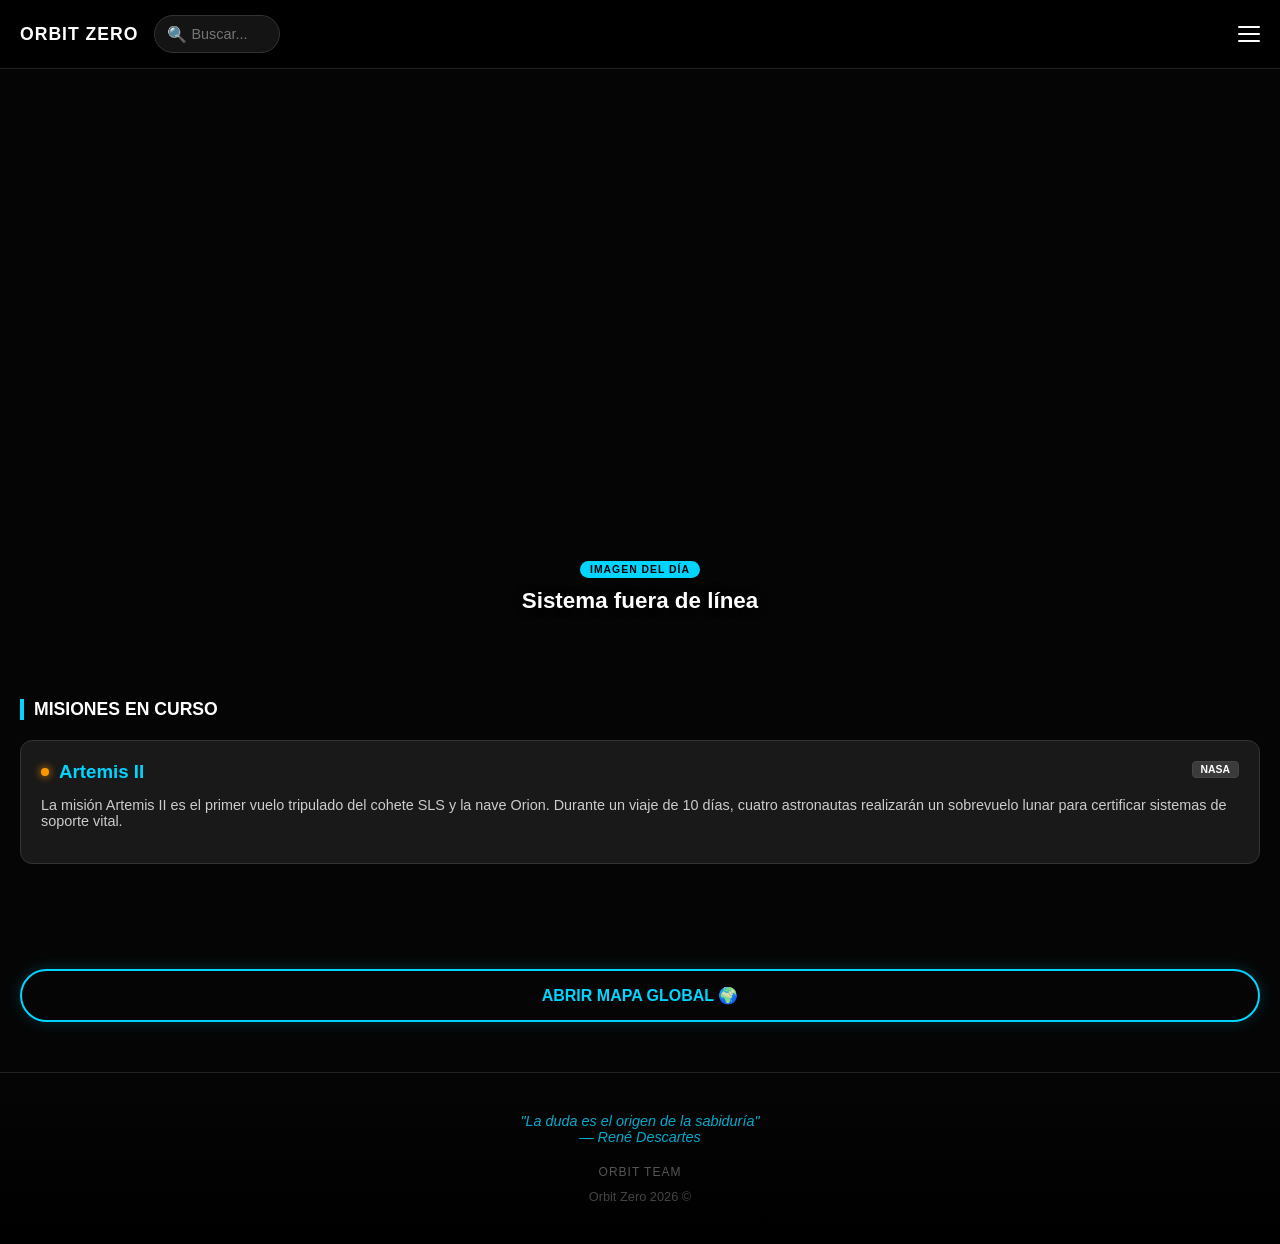
<file: index.html>
<!DOCTYPE html>
<html lang="es">
<head>
    <meta charset="UTF-8">
    <meta name="viewport" content="width=device-width, initial-scale=1.0">
    <title>Orbit Zero</title>
    <link rel="stylesheet" href="css/styles.css">
</head>
<body>

    <nav>
        <div class="nav-left">
            <div class="logo">ORBIT ZERO</div>
            <div class="search-container">
                <div class="search-box">
                    <span class="search-icon" style="color:var(--orbit-blue)">🔍</span>
                    <input type="text" id="mainSearch" placeholder="Buscar..." oninput="showSuggestions()" onkeyup="handleEnter(event)">
                </div>
                <div id="suggestions" class="suggestions-list"></div>
            </div>
        </div>
        <div class="hamburger" onclick="toggleMenu()">
            <span></span><span></span><span></span>
        </div>
    </nav>

        <div class="menu-overlay" id="menuOverlay">
    <a href="index.html" onclick="toggleMenu()">Inicio</a>
    <a href="misiones.html" onclick="toggleMenu()">Misiones</a> <a href="map.html" onclick="toggleMenu()">Mapa</a>
    <a href="live.html" onclick="toggleMenu()">En Vivo</a>
    <hr style="width: 30%; border: 0; border-top: 1px solid #333; margin: 20px 0;">
    <a href="privacidad.html" onclick="toggleMenu()" style="font-size: 1rem; color:#a4a4a4;">Privacidad</a>
</div>

    <header id="apod-section">
        <div class="apod-content">
            <span class="apod-badge">Imagen del día</span>
            <h1 id="apod-title">Conectando...</h1>
        </div>
    </header>

     <div id="active-missions" class="section-container">
        </div>

    <div id="upcoming-missions" class="section-container" style="padding-top: 0;">
        </div>

    <section class="section-container">
        <button class="btn-map" onclick="window.location.href='map.html'">ABRIR MAPA GLOBAL 🌍</button>
    </section>
        <footer>
        <div class="footer-quote">
            "La duda es el origen de la sabiduría"
 <br>— René Descartes
        </div>
        <div class="footer-credits">
            Orbit Team 
        </div>
        <div class="footer-copy">
            Orbit Zero 2026 ©
        </div>
    </footer>
    

    <script>
    // --- 1. VARIABLES GLOBALES ---
    let orbitDB = [];
    const apiKey = 'AvJL8JJyAyffXplHYi0FLQvqcNG6cAo7D4U8U4hd';

    // --- 2. FUNCIONES DE CARGA ---

    // Carga misiones dinámicas (Activas y Próximas) desde missions.json con ruteo inteligente
    async function loadMissionsIndex() {
        try {
            const res = await fetch('missions.json');
            const missions = await res.json();
            const activeBox = document.getElementById('active-missions');
            const upcomingBox = document.getElementById('upcoming-missions');

            // Renderizar "En curso"
            const active = missions.filter(m => m.estado === "en-curso");
            if(active.length > 0) {
                activeBox.innerHTML = `<h2>Misiones en Curso</h2>` + active.map(m => {
                    // Si tiene ficha digital, va a ficha.html, si no, usa su link original
                    const destination = m.ficha_digital ? `ficha.html?id=${m.id}` : m.link;
                    
                    return `
                    <a href="${destination}" class="card">
                        <div class="card-header">
                            <h3 style="margin:0; color:var(--orbit-blue); display:flex; align-items:center;">
                                <span class="status-dot"></span>${m.nombre}
                            </h3>
                            <span class="company-tag">${m.empresa}</span>
                        </div>
                        <p style="font-size:0.9rem; color:#ccc;">${m.descripcion}</p>
                    </a>`;
                }).join('');
            }

            // Renderizar "Próximamente"
            const upcoming = missions.filter(m => m.estado === "proximamente");
            if(upcoming.length > 0) {
                upcomingBox.innerHTML = `<h2>Próximas Misiones</h2>` + upcoming.map(m => {
                    // Aplicamos la misma lógica de destino para las próximas
                    const destination = m.ficha_digital ? `ficha.html?id=${m.id}` : (m.link || '#');
                    
                    return `
                    <div class="card" onclick="window.location.href='${destination}'" style="cursor:pointer;">
                        <div class="card-header">
                            <h3 style="margin:0;">${m.nombre}</h3>
                            <span class="company-tag">${m.empresa}</span>
                        </div>
                        <p style="font-size:0.85rem; color:#aaa;">${m.descripcion}</p>
                    </div>`;
                }).join('');
            }
        } catch (e) { console.error("Fallo en missions.json:", e); }
    }

    // Carga y unifica ambas bases de datos para el buscador
    async function loadDatabase() {
        try {
            const [resOrbit, resMissions] = await Promise.all([
                fetch('orbit-data.json'),
                fetch('missions.json')
            ]);
            const dataOrbit = await resOrbit.json();
            const dataMissions = await resMissions.json();

            // Unificamos cuerpos celestes y misiones en una sola lista de búsqueda
            // Nota: El buscador ahora también encontrará misiones de missions.json
            orbitDB = [...dataOrbit.cuerpos_celestes, ...dataMissions];
            console.log("Base de datos unificada con éxito.");
        } catch (err) { console.error("Error unificando bases de datos:", err); }
    }

    // Obtener Imagen del Día (APOD) de la NASA
    async function getApod() {
        try {
            const response = await fetch(`https://api.nasa.gov/planetary/apod?api_key=${apiKey}`);
            const data = await response.json();
            if(data.media_type !== "image") {
                const fallbackRes = await fetch(`https://api.nasa.gov/planetary/apod?api_key=${apiKey}&date=2026-04-07`);
                const fallbackData = await fallbackRes.json();
                renderData(fallbackData);
            } else { renderData(data); }
        } catch (err) { document.getElementById('apod-title').innerText = "Sistema fuera de línea"; }
    }

    function renderData(data) {
        const section = document.getElementById('apod-section');
        const titleElement = document.getElementById('apod-title');
        section.style.backgroundImage = `url('${data.hdurl || data.url}')`;
        titleElement.innerText = data.title;
    }

    // --- 3. INTERFAZ Y NAVEGACIÓN ---

    function toggleMenu() { document.getElementById('menuOverlay').classList.toggle('active'); }

    function showSuggestions() {
        const input = document.getElementById('mainSearch').value.toLowerCase();
        const list = document.getElementById('suggestions');
        if (input.length < 1) { list.style.display = "none"; return; }
        
        const filtered = orbitDB.filter(item => item.nombre.toLowerCase().includes(input));
        
        if (filtered.length > 0) {
            list.innerHTML = filtered.map(item => {
                // El buscador también respeta si debe ir a ficha o a explorer
                const targetId = item.id;
                const isMissionWithFicha = item.ficha_digital;
                const finalUrl = isMissionWithFicha ? `ficha.html?id=${targetId}` : `explorer.html?id=${targetId}`;

                return `
                <div class="suggestion-item" onclick="window.location.href='${finalUrl}'">
                    ${item.nombre} <span style="font-size:0.7rem; color:gray; float:right;">${item.tipo || item.empresa}</span>
                </div>`;
            }).join('');
            list.style.display = "flex";
        } else { list.style.display = "none"; }
    }

    // Función de respaldo para selección manual si se requiere
    function selectSuggestion(id) { 
        // Buscamos el item en la DB para ver si es ficha o explorer
        const item = orbitDB.find(i => i.id === id);
        const url = (item && item.ficha_digital) ? `ficha.html?id=${id}` : `explorer.html?id=${id}`;
        window.location.href = url;
    }

    function handleEnter(event) {
        if (event.key === "Enter") {
            const query = document.getElementById('mainSearch').value;
            window.location.href = `explorer.html?q=${query}`;
        }
    }

    // Cerrar sugerencias al hacer clic fuera del buscador
    document.addEventListener('click', (e) => {
        if (!e.target.closest('.search-container')) {
            document.getElementById('suggestions').style.display = "none";
        }
    });

    // --- 4. INICIALIZACIÓN ---
    loadMissionsIndex();
    loadDatabase();
    getApod();
</script>
</body>
</html>
</file>
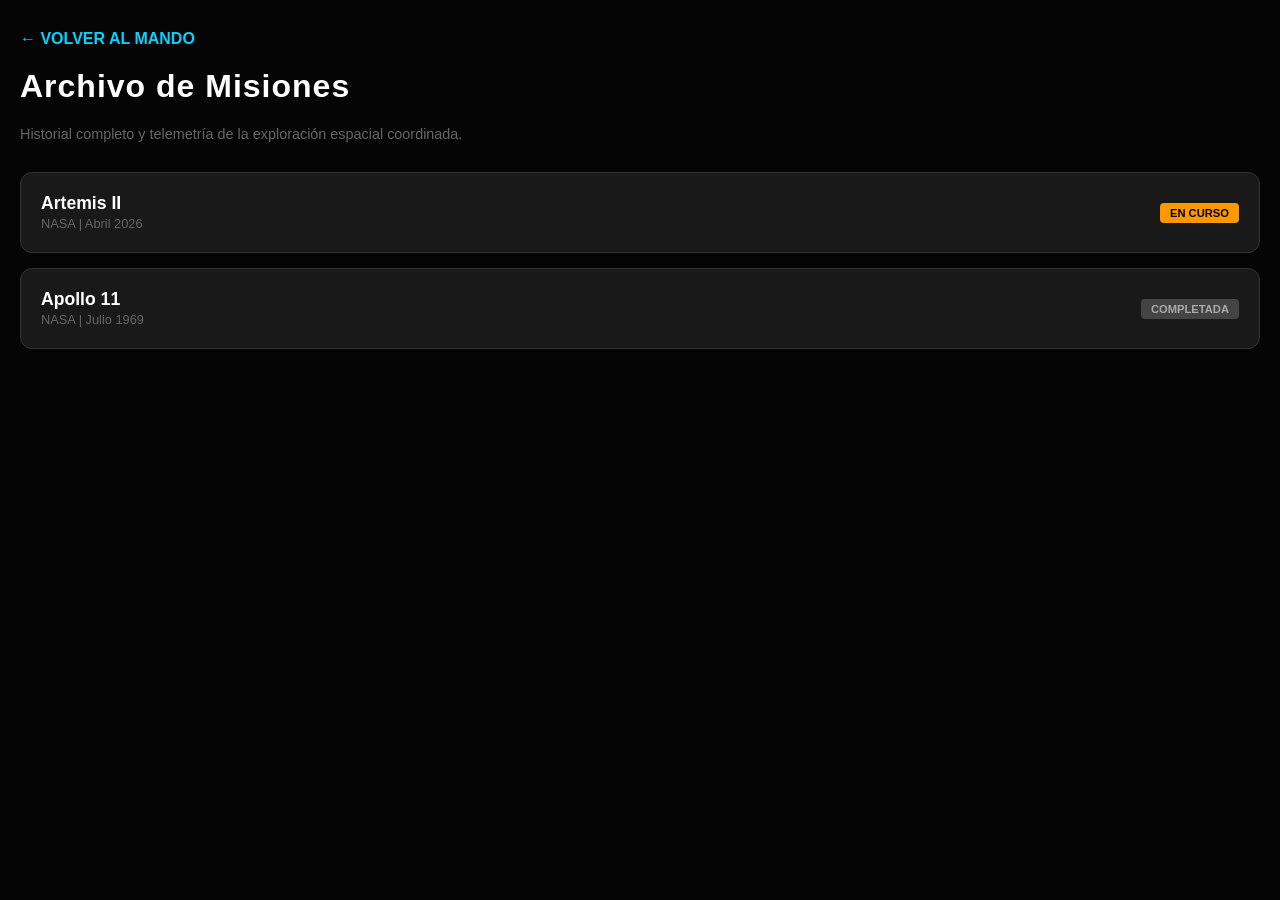
<file: misiones.html>
<!DOCTYPE html>
<html lang="es">
<head>
    <meta charset="UTF-8">
    <meta name="viewport" content="width=device-width, initial-scale=1.0">
    <title>Archivo de Misiones - Orbit Zero</title>
    <link rel="stylesheet" href="css/styles.css">
    <style>
        /* Estilos específicos para el historial */
        .mission-card {
            background: var(--glass);
            border: 1px solid #333;
            border-radius: 12px;
            margin-bottom: 15px;
            overflow: hidden;
            transition: 0.3s;
        }
        .mission-header {
            padding: 20px;
            display: flex;
            justify-content: space-between;
            align-items: center;
            cursor: pointer;
        }
        .mission-header:hover { background: rgba(255,255,255,0.03); }
        
        .mission-content {
            max-height: 0;
            overflow: hidden;
            transition: max-height 0.4s ease-out;
            background: rgba(0,0,0,0.2);
            padding: 0 20px;
        }
        .mission-content.active {
            max-height: 500px; /* Suficiente para el contenido */
            padding: 20px;
            border-top: 1px solid #222;
        }

        .btn-ficha {
            display: inline-block;
            margin-top: 15px;
            padding: 10px 20px;
            background: var(--orbit-blue);
            color: black;
            text-decoration: none;
            border-radius: 5px;
            font-weight: bold;
            font-size: 0.8rem;
            text-transform: uppercase;
        }
        
        .status-tag {
            font-size: 0.7rem;
            padding: 4px 10px;
            border-radius: 4px;
            text-transform: uppercase;
            font-weight: bold;
        }
        .status-completada { background: #444; color: #aaa; }
 /* Estados adicionales */
.status-proximamente { 
    border: 1px solid var(--orbit-blue); 
    color: var(--orbit-blue); 
    box-shadow: 0 0 5px rgba(0, 212, 255, 0.3);
}

.status-fallida { 
    background: #ff4444; 
    color: white; 
    text-shadow: 0 0 5px rgba(0,0,0,0.5);
}

.status-en-curso { 
    background: #ff9800; 
    color: black; 
    animation: pulse-status 2s infinite;
}

@keyframes pulse-status {
    0% { opacity: 1; }
    50% { opacity: 0.7; }
    100% { opacity: 1; }
}

    </style>
</head>
<body>

    <div class="section-container">
        <a href="index.html" style="color:var(--orbit-blue); text-decoration:none; font-weight:bold; transition: 0.3s;" onmouseover="this.style.textShadow='0 0 10px var(--orbit-blue)'" onmouseout="this.style.textShadow='none'">← VOLVER AL MANDO</a>
        
        <h1 style="margin-top:20px; letter-spacing: 1px;">Archivo de Misiones</h1>
        <p style="color: #666; margin-bottom: 30px; font-size: 0.9rem;">Historial completo y telemetría de la exploración espacial coordinada.</p>

        <div id="misiones-lista">
            </div>
    </div>

    <script>
        async function loadMissionsHistory() {
            try {
                const res = await fetch('missions.json');
                const missions = await res.json();
                const container = document.getElementById('misiones-lista');

                container.innerHTML = missions.map(m => {
                    const botonFicha = m.ficha_digital 
                        ? `<a href="ficha.html?id=${m.id}" class="btn-ficha">Ver Ficha Digital Completa</a>` 
                        : '';

                    // --- LÓGICA DE TELEMETRÍA DINÁMICA ---
                    let techPreview = '';
                    if (m.detalles_tecnicos) {
                        // Solo mostramos velocidad si la misión está "en-curso"
                        const showSpeed = (m.estado === "en-curso" && m.detalles_tecnicos.velocidad_actual);
                        
                        techPreview = `
                            <div style="margin-top:15px; display:grid; grid-template-columns: 1fr 1fr; gap:10px; padding:10px; background:rgba(255,255,255,0.03); border-radius:8px; border:1px solid rgba(255,255,255,0.1);">
                                <div style="font-size:0.75rem;">
                                    <span style="color:var(--orbit-blue); display:block; font-weight:bold; text-transform:uppercase; font-size:0.6rem;">Nave / Vehículo</span>
                                    ${m.detalles_tecnicos.nave || 'N/A'}
                                </div>
                                ${showSpeed ? `
                                <div style="font-size:0.75rem;">
                                    <span style="color:#ff9800; display:block; font-weight:bold; text-transform:uppercase; font-size:0.6rem;">Velocidad en tiempo real</span>
                                    ${m.detalles_tecnicos.velocidad_actual}
                                </div>
                                ` : `
                                <div style="font-size:0.75rem;">
                                    <span style="color:#666; display:block; font-weight:bold; text-transform:uppercase; font-size:0.6rem;">Referencia</span>
                                    Misión ${m.estado.replace('-', ' ')}
                                </div>
                                `}
                            </div>
                        `;
                    }

                    return `
                        <div class="mission-card">
                            <div class="mission-header" onclick="toggleDetails(this)">
                                <div>
                                    <h3 style="margin:0; font-size:1.1rem; color:white;">${m.nombre}</h3>
                                    <span style="font-size:0.8rem; color:#666;">${m.empresa} | ${m.fecha}</span>
                                </div>
                                <span class="status-tag status-${m.estado}">${m.estado.replace('-', ' ')}</span>
                            </div>
                            <div class="mission-content">
                                <p style="margin:0; color:#ccc; line-height:1.6; font-size:0.9rem;">${m.descripcion}</p>
                                ${techPreview}
                                ${botonFicha}
                            </div>
                        </div>
                    `;
                }).join('');
            } catch (e) { 
                console.error("Error:", e);
                container.innerHTML = "<p style='color:red;'>Error de conexión con la base de datos.</p>";
            }
        }

        function toggleDetails(element) {
            const content = element.nextElementSibling;
            const allContent = document.querySelectorAll('.mission-content');
            allContent.forEach(item => {
                if (item !== content) item.classList.remove('active');
            });
            content.classList.toggle('active');
        }

        loadMissionsHistory();
    </script>
</body>
</body>
</html>
</file>
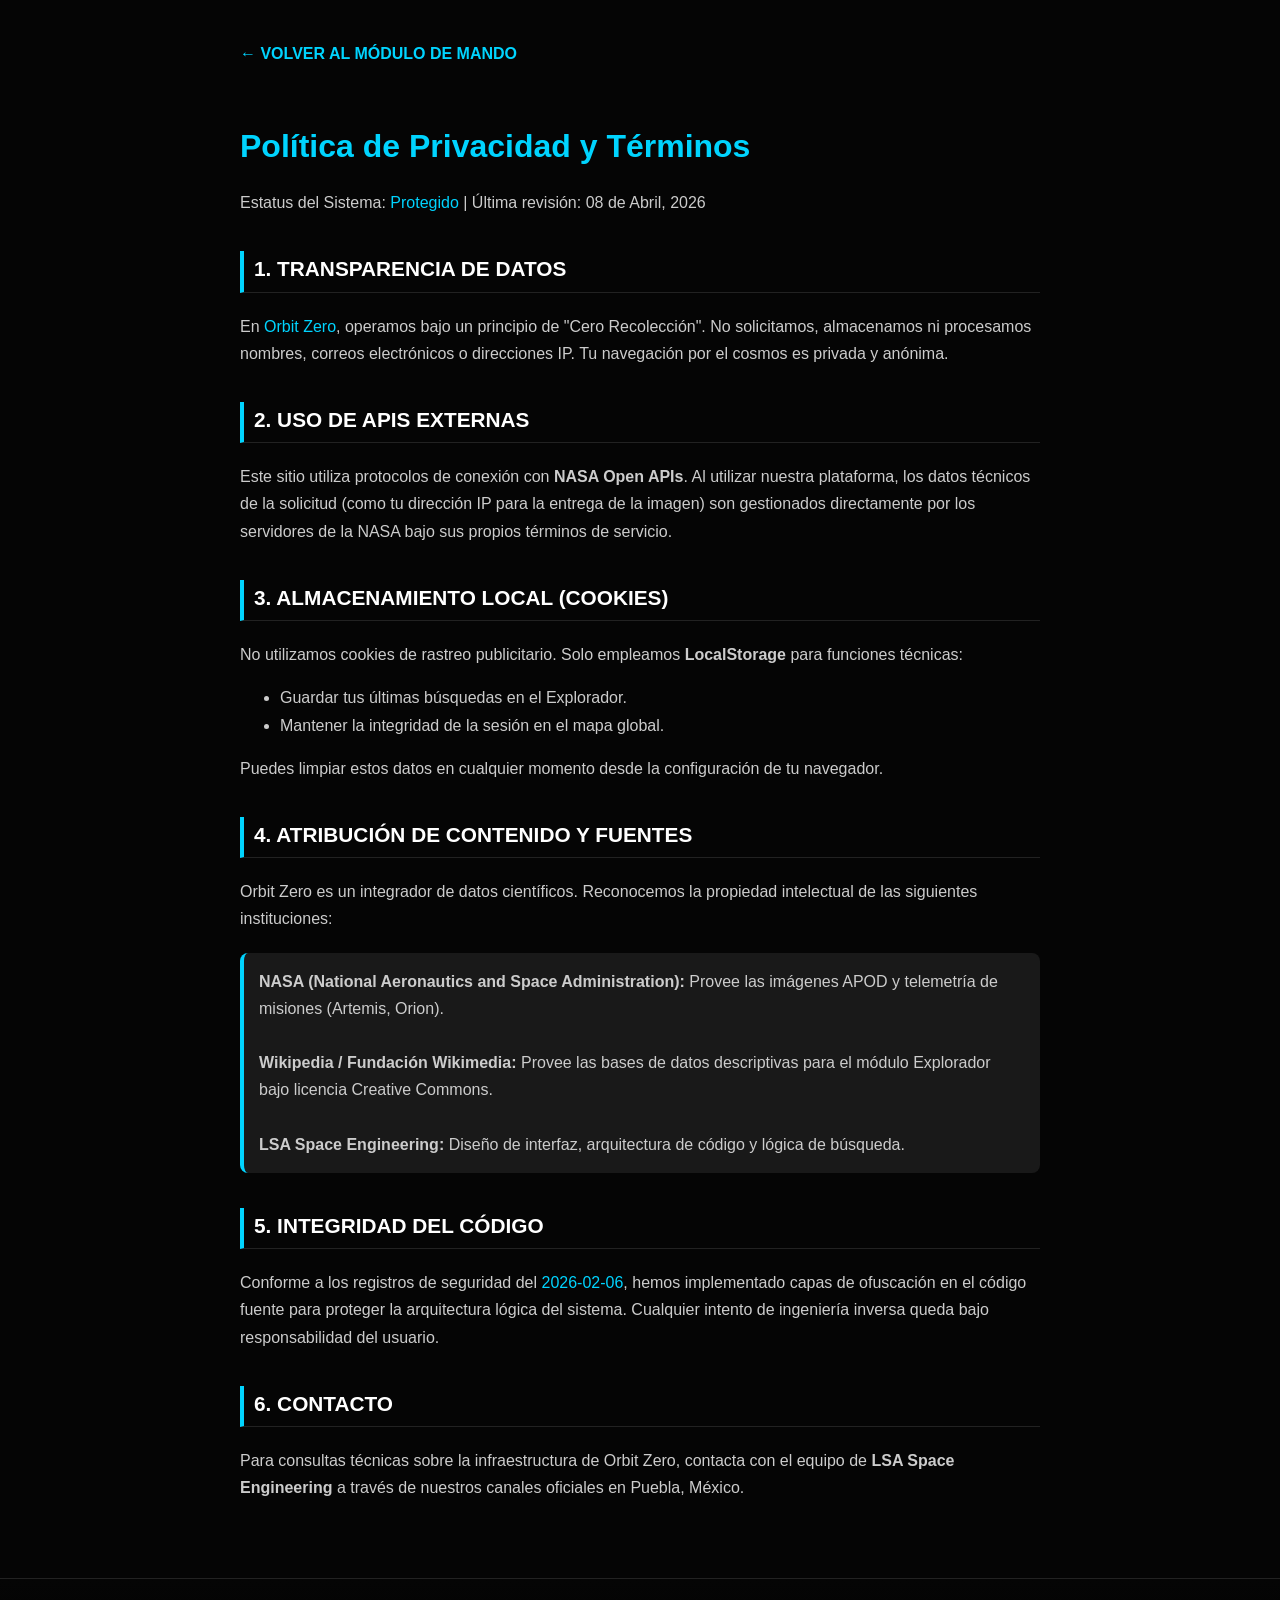
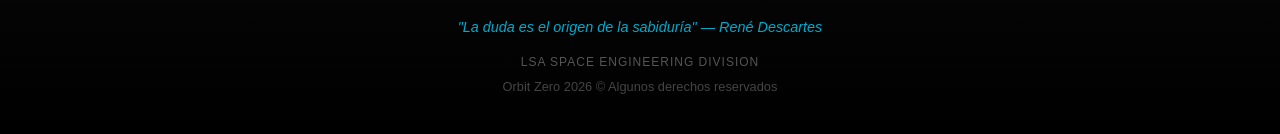
<file: privacidad.html>
<!DOCTYPE html>
<html lang="es">
<head>
    <meta charset="UTF-8">
    <meta name="viewport" content="width=device-width, initial-scale=1.0">
    <title>Privacidad y Términos - Orbit Zero</title>
    <link rel="stylesheet" href="css/styles.css">
    <style>
        .privacy-body { 
            padding: 40px 20px; 
            max-width: 800px; 
            margin: 0 auto; 
            line-height: 1.7; 
            color: #ccc; 
        }
        .privacy-body h1 { color: var(--orbit-blue); font-size: 2rem; margin-bottom: 10px; }
        .privacy-body h2 { color: white; font-size: 1.3rem; margin-top: 35px; border-bottom: 1px solid #222; padding-bottom: 5px; }
        .back-btn { color: var(--orbit-blue); text-decoration: none; display: inline-block; margin-bottom: 30px; font-weight: bold; transition: 0.3s; }
        .back-btn:hover { text-shadow: 0 0 10px var(--orbit-blue); }
        .highlight { color: var(--orbit-blue); }
        
        /* Estilo para la lista de fuentes */
        .source-box {
            background: var(--glass);
            padding: 15px;
            border-radius: 8px;
            border-left: 4px solid var(--orbit-blue);
            margin-top: 20px;
        }
    </style>
</head>
<body>

    <div class="privacy-body">
        <a href="index.html" class="back-btn">← VOLVER AL MÓDULO DE MANDO</a>
        
        <h1>Política de Privacidad y Términos</h1>
        <p>Estatus del Sistema: <span class="highlight">Protegido</span> | Última revisión: 08 de Abril, 2026</p>

        <section>
            <h2>1. Transparencia de Datos</h2>
            <p>En <span class="highlight">Orbit Zero</span>, operamos bajo un principio de "Cero Recolección". No solicitamos, almacenamos ni procesamos nombres, correos electrónicos o direcciones IP. Tu navegación por el cosmos es privada y anónima.</p>
        </section>

        <section>
            <h2>2. Uso de APIs Externas</h2>
            <p>Este sitio utiliza protocolos de conexión con <strong>NASA Open APIs</strong>. Al utilizar nuestra plataforma, los datos técnicos de la solicitud (como tu dirección IP para la entrega de la imagen) son gestionados directamente por los servidores de la NASA bajo sus propios términos de servicio.</p>
        </section>

        <section>
            <h2>3. Almacenamiento Local (Cookies)</h2>
            <p>No utilizamos cookies de rastreo publicitario. Solo empleamos <strong>LocalStorage</strong> para funciones técnicas:
                <ul>
                    <li>Guardar tus últimas búsquedas en el Explorador.</li>
                    <li>Mantener la integridad de la sesión en el mapa global.</li>
                </ul>
                Puedes limpiar estos datos en cualquier momento desde la configuración de tu navegador.
            </p>
        </section>

        <section>
            <h2>4. Atribución de Contenido y Fuentes</h2>
            <p>Orbit Zero es un integrador de datos científicos. Reconocemos la propiedad intelectual de las siguientes instituciones:</p>
            <div class="source-box">
                <strong>NASA (National Aeronautics and Space Administration):</strong> Provee las imágenes APOD y telemetría de misiones (Artemis, Orion).<br><br>
                <strong>Wikipedia / Fundación Wikimedia:</strong> Provee las bases de datos descriptivas para el módulo Explorador bajo licencia Creative Commons.<br><br>
                <strong>LSA Space Engineering:</strong> Diseño de interfaz, arquitectura de código y lógica de búsqueda.
            </div>
        </section>

        <section>
            <h2>5. Integridad del Código</h2>
            <p>Conforme a los registros de seguridad del <span class="highlight">2026-02-06</span>, hemos implementado capas de ofuscación en el código fuente para proteger la arquitectura lógica del sistema. Cualquier intento de ingeniería inversa queda bajo responsabilidad del usuario.</p>
        </section>

        <section>
            <h2>6. Contacto</h2>
            <p>Para consultas técnicas sobre la infraestructura de Orbit Zero, contacta con el equipo de <strong>LSA Space Engineering</strong> a través de nuestros canales oficiales en Puebla, México.</p>
        </section>

    </div>

    <footer>
        <div class="footer-quote">
            "La duda es el origen de la sabiduría" — René Descartes
        </div>
        <div class="footer-credits">
            LSA Space Engineering Division
        </div>
        <div class="footer-copy">
            Orbit Zero 2026 © Algunos derechos reservados
        </div>
    </footer>

</body>
</html>
</file>
<file: css/styles.css>
:root {
    --space-black: #050505;
    --orbit-blue: #00d4ff;
    --star-white: #ffffff;
    --glass: rgba(255, 255, 255, 0.08);
    --tag-gray: rgba(255, 255, 255, 0.15);
}

body {
    background-color: var(--space-black);
    color: var(--star-white);
    font-family: 'Segoe UI', Roboto, sans-serif;
    margin: 0;
    overflow-x: hidden;
}

/* Navbar */
nav {
    display: flex; justify-content: space-between; align-items: center;
    padding: 15px 20px; background: rgba(0, 0, 0, 0.9);
    border-bottom: 1px solid #222; position: sticky; top: 0; z-index: 1000;
}

.nav-left { display: flex; align-items: center; gap: 15px; position: relative; }
.logo { font-weight: bold; font-size: 1.1rem; color: var(--star-white); letter-spacing: 1px; white-space: nowrap; }

/* Buscador e Inteligencia */
.search-container { position: relative; }
.search-box {
    display: flex; align-items: center; background: var(--glass);
    border-radius: 20px; padding: 5px 12px; border: 1px solid #333; transition: 0.3s;
}
.search-box:focus-within { border-color: var(--orbit-blue); box-shadow: 0 0 10px rgba(0, 212, 255, 0.2); }
.search-box input {
    background: transparent; border: none; color: white; padding: 5px;
    outline: none; width: 70px; transition: width 0.4s; font-size: 0.9rem;
}
.search-box input:focus { width: 150px; }

.suggestions-list {
    position: absolute; top: 45px; left: 0; width: 100%;
    background: rgba(10, 10, 10, 0.95); border: 1px solid #333;
    border-radius: 10px; display: none; flex-direction: column;
    z-index: 1001; overflow: hidden; box-shadow: 0 10px 20px rgba(0,0,0,0.5);
}
.suggestion-item { padding: 12px 15px; font-size: 0.9rem; cursor: pointer; border-bottom: 1px solid #222; transition: 0.2s; }
.suggestion-item:hover { background: var(--orbit-blue); color: black; }

/* Menu */
.hamburger { cursor: pointer; display: flex; flex-direction: column; gap: 5px; }
.hamburger span { width: 22px; height: 2px; background: var(--star-white); border-radius: 2px; }

.menu-overlay {
    position: fixed; top: 0; right: -100%; width: 75%; height: 100%;
    background: rgba(5, 5, 5, 0.98); backdrop-filter: blur(15px);
    display: flex; flex-direction: column; justify-content: center; align-items: center;
    transition: 0.5s; z-index: 999; border-left: 1px solid var(--orbit-blue);
}
.menu-overlay.active { right: 0; }
.menu-overlay a { color: white; text-decoration: none; font-size: 1.5rem; margin: 20px 0; }

/* Hero APOD */
#apod-section {
    height: 65vh; display: flex; flex-direction: column;
    justify-content: flex-end; align-items: center; text-align: center;
    background-size: cover; background-position: center;
}
.apod-content {
    background: linear-gradient(transparent, var(--space-black) 90%);
    width: 100%; padding: 40px 20px; box-sizing: border-box;
}
.apod-badge {
    font-size: 0.65rem; background: var(--orbit-blue); color: black;
    padding: 3px 10px; border-radius: 50px; font-weight: bold;
    text-transform: uppercase; letter-spacing: 1px; margin-bottom: 10px; display: inline-block;
}
#apod-title { font-size: 1.4rem; margin: 0; text-shadow: 0 0 10px rgba(0,0,0,0.5); }

/* Secciones y Cards */
.section-container { padding: 30px 20px; }
h2 { font-size: 1.1rem; border-left: 4px solid var(--orbit-blue); padding-left: 10px; margin-bottom: 20px; text-transform: uppercase; }

.card { 
    background: var(--glass); padding: 20px; border-radius: 12px; 
    border: 1px solid #333; margin-bottom: 15px; display: block;
    text-decoration: none; color: white;
}

.card-header { display: flex; justify-content: space-between; align-items: flex-start; margin-bottom: 8px; }
.company-tag { 
    font-size: 0.65rem; background: var(--tag-gray); color: var(--star-white);
    padding: 2px 8px; border-radius: 4px; border: 1px solid #444; font-weight: bold;
}

.btn-map {
    padding: 15px 40px; background: transparent; color: var(--orbit-blue);
    border: 2px solid var(--orbit-blue); font-size: 1rem; font-weight: bold;
    border-radius: 50px; cursor: pointer; width: 100%;
    box-shadow: 0 0 15px rgba(0, 212, 255, 0.2);
}
/* Footer */
footer {
    background: linear-gradient(to top, #000, var(--space-black));
    padding: 40px 20px;
    text-align: center;
    border-top: 1px solid #222;
    margin-top: 20px;
}

.footer-quote {
    font-style: italic;
    color: var(--orbit-blue);
    font-size: 0.9rem;
    margin-bottom: 20px;
    opacity: 0.8;
}

.footer-credits {
    font-size: 0.75rem;
    color: #555;
    letter-spacing: 1px;
    text-transform: uppercase;
}

.footer-copy {
    margin-top: 10px;
    font-size: 0.8rem;
    color: #444;
}

/* Status Dot Parpadeante */
.status-dot {
    height: 8px;
    width: 8px;
    background-color: #ff9800; /* Naranja */
    border-radius: 50%;
    display: inline-block;
    margin-right: 10px;
    box-shadow: 0 0 8px #ff9800;
    animation: pulse-orange 1.5s infinite;
    vertical-align: middle;
}

@keyframes pulse-orange {
    0% { transform: scale(0.95); box-shadow: 0 0 0 0 rgba(255, 152, 0, 0.7); }
    70% { transform: scale(1); box-shadow: 0 0 0 10px rgba(255, 152, 0, 0); }
    100% { transform: scale(0.95); box-shadow: 0 0 0 0 rgba(255, 152, 0, 0); }
  }
</file>
